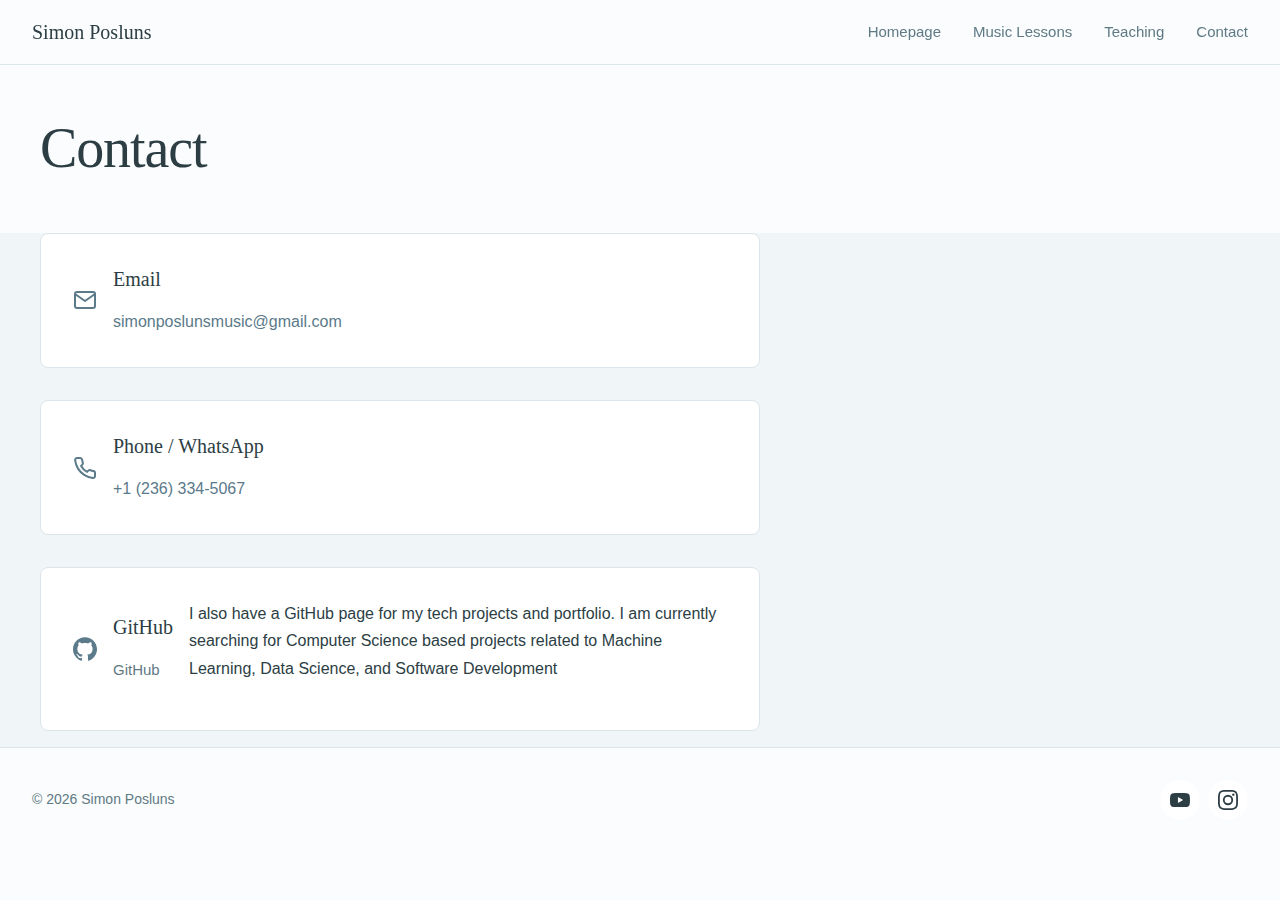
<file: contact.html>
<!DOCTYPE html>
<html lang="en">
<head>
    <meta charset="UTF-8">
    <meta name="viewport" content="width=device-width, initial-scale=1.0">
    <meta name="description" content="Contact Simon Posluns">
    <title>Contact - Simon Posluns</title>
    <link rel="stylesheet" href="tooplate-musician-style.css">
</head>
<body>
    <!-- Header -->
    <header class="header">
        <div class="container header-inner">
            <a href="index.html" class="logo">Simon Posluns</a>
            <button class="nav-toggle" aria-label="Toggle navigation" aria-expanded="false">
                <span></span>
                <span></span>
                <span></span>
            </button>
            <nav class="nav" id="nav">
                <ul class="nav-list">
                    <li><a href="index.html" class="nav-link">Homepage</a></li>
                    <li><a href="music-lessons.html" class="nav-link">Music Lessons</a></li>
                    <li><a href="teaching.html" class="nav-link">Teaching</a></li>
                    <li><a href="contact.html" class="nav-link">Contact</a></li>
                </ul>
            </nav>
        </div>
    </header>

    <!-- Hero Section -->
    <section class="hero" id="hero">
        <div class="container">
            <div class="hero-grid">
                <div class="hero-content">
                    <h1>Contact</h1>
                </div>
            </div>
        </div>
    </section>

    <!-- Contact Information Section -->
    <section class="about" id="contact-info">
        <div class="container">
            <div class="contact-details">
                <div class="contact-item github">
                    <svg width="24" height="24" viewBox="0 0 24 24" fill="none" stroke="currentColor" stroke-width="2" stroke-linecap="round" stroke-linejoin="round">
                        <path d="M4 4h16c1.1 0 2 .9 2 2v12c0 1.1-.9 2-2 2H4c-1.1 0-2-.9-2-2V6c0-1.1.9-2 2-2z"></path>
                        <polyline points="22,6 12,13 2,6"></polyline>
                    </svg>
                    <div>
                        <h3>Email</h3>
                        <a href="mailto:simonposlunsmusic@gmail.com">simonposlunsmusic@gmail.com</a>
                    </div>
                </div>
                <div class="contact-item github">
                    <svg width="24" height="24" viewBox="0 0 24 24" fill="none" stroke="currentColor" stroke-width="2" stroke-linecap="round" stroke-linejoin="round">
                        <path d="M22 16.92v3a2 2 0 0 1-2.18 2 19.79 19.79 0 0 1-8.63-3.07 19.5 19.5 0 0 1-6-6 19.79 19.79 0 0 1-3.07-8.67A2 2 0 0 1 4.11 2h3a2 2 0 0 1 2 1.72 12.84 12.84 0 0 0 .7 2.81 2 2 0 0 1-.45 2.11L8.09 9.91a16 16 0 0 0 6 6l1.27-1.27a2 2 0 0 1 2.11-.45 12.84 12.84 0 0 0 2.81.7A2 2 0 0 1 22 16.92z"></path>
                    </svg>
                    <div>
                        <h3>Phone / WhatsApp</h3>
                        <a href="tel:+12363345067">+1 (236) 334-5067</a>
                    </div>
                </div>
                <div class="contact-item github">
                    <svg
                    width="24"
                    height="24"
                    viewBox="0 0 24 24"
                    fill="currentColor"
                    aria-hidden="true"
                    >
                    <path d="M12 0.297c-6.63 0-12 5.373-12 12 0 5.303 3.438 9.8 8.205 11.385 0.6 0.113 0.82-0.258 0.82-0.577 0-0.285-0.01-1.04-0.015-2.04-3.338 0.724-4.042-1.61-4.042-1.61-0.546-1.387-1.333-1.757-1.333-1.757-1.09-0.745 0.082-0.73 0.082-0.73 1.205 0.085 1.84 1.237 1.84 1.237 1.07 1.835 2.809 1.305 3.495 0.998 0.108-0.776 0.418-1.305 0.762-1.605-2.665-0.3-5.466-1.332-5.466-5.93 0-1.31 0.468-2.38 1.235-3.22-0.135-0.303-0.54-1.523 0.105-3.176 0 0 1.005-0.322 3.3 1.23 0.96-0.267 1.98-0.399 3-0.405 1.02 0.006 2.04 0.138 3 0.405 2.28-1.552 3.285-1.23 3.285-1.23 0.645 1.653 0.24 2.873 0.12 3.176 0.765 0.84 1.23 1.91 1.23 3.22 0 4.61-2.805 5.625-5.475 5.92 0.435 0.375 0.825 1.11 0.825 2.235 0 1.61-0.015 2.905-0.015 3.295 0 0.315 0.21 0.69 0.825 0.57C20.565 22.092 24 17.592 24 12.297c0-6.627-5.373-12-12-12"/>
                    </svg>
                    <div>
                        <h3>GitHub</h3>
                        <a href="https://github.com/simonp221" class="nav-link" target="_blank" rel="noopener noreferrer">GitHub</a>
                    </div>
                    <p>I also have a GitHub page for my tech projects and portfolio. I am currently searching for Computer Science based projects related to Machine Learning, Data Science, and Software Development</p>
                </div>
            </div>
        </div>
    </section>

    <!-- Footer -->
    <footer class="footer">
        <div class="container footer-content">
            <p class="footer-copyright">© 2026 Simon Posluns</p>
            <div class="social-links">
                                <a href="https://www.youtube.com/@simonposlunsmusic"
                                class="social-link"
                                aria-label="YouTube"
                                target="_blank"
                                rel="noopener noreferrer">
                                    <svg width="20" height="20" viewBox="0 0 24 24" fill="currentColor">
                                        <path d="M23.498 6.186a3.016 3.016 0 0 0-2.122-2.136C19.505 3.545 12 3.545 12 3.545s-7.505 0-9.377.505A3.017 3.017 0 0 0 .502 6.186C0 8.07 0 12 0 12s0 3.93.502 5.814a3.016 3.016 0 0 0 2.122 2.136c1.871.505 9.376.505 9.376.505s7.505 0 9.377-.505a3.015 3.015 0 0 0 2.122-2.136C24 15.93 24 12 24 12s0-3.93-.502-5.814zM9.545 15.568V8.432L15.818 12l-6.273 3.568z"/>
                                    </svg>
                                </a>

                                <a href="https://www.instagram.com/simonposlunsmusic"
                                class="social-link"
                                aria-label="Instagram"
                                target="_blank"
                                rel="noopener noreferrer">
                                    <svg width="20" height="20" viewBox="0 0 24 24" fill="currentColor">
                                        <path d="M12 2.163c3.204 0 3.584.012 4.85.07 3.252.148 4.771 1.691 4.919 4.919.058 1.265.069 1.645.069 4.849 0 3.205-.012 3.584-.069 4.849-.149 3.225-1.664 4.771-4.919 4.919-1.266.058-1.644.07-4.85.07-3.204 0-3.584-.012-4.849-.07-3.26-.149-4.771-1.699-4.919-4.92-.058-1.265-.07-1.644-.07-4.849 0-3.204.013-3.583.07-4.849.149-3.227 1.664-4.771 4.919-4.919 1.266-.057 1.645-.069 4.849-.069zM12 0C8.741 0 8.333.014 7.053.072 2.695.272.273 2.69.073 7.052.014 8.333 0 8.741 0 12c0 3.259.014 3.668.072 4.948.2 4.358 2.618 6.78 6.98 6.98C8.333 23.986 8.741 24 12 24c3.259 0 3.668-.014 4.948-.072 4.354-.2 6.782-2.618 6.979-6.98.059-1.28.073-1.689.073-4.948 0-3.259-.014-3.667-.072-4.947-.196-4.354-2.617-6.78-6.979-6.98C15.668.014 15.259 0 12 0zm0 5.838a6.162 6.162 0 1 0 0 12.324 6.162 6.162 0 0 0 0-12.324zM12 16a4 4 0 1 1 0-8 4 4 0 0 1 0 8zm6.406-11.845a1.44 1.44 0 1 0 0 2.881 1.44 1.44 0 0 0 0-2.881z"/>
                                    </svg>
                                </a>
                            </div>
    </footer>

    <script src="tooplate-musician-script.js"></script>
</body>
</html>
</file>
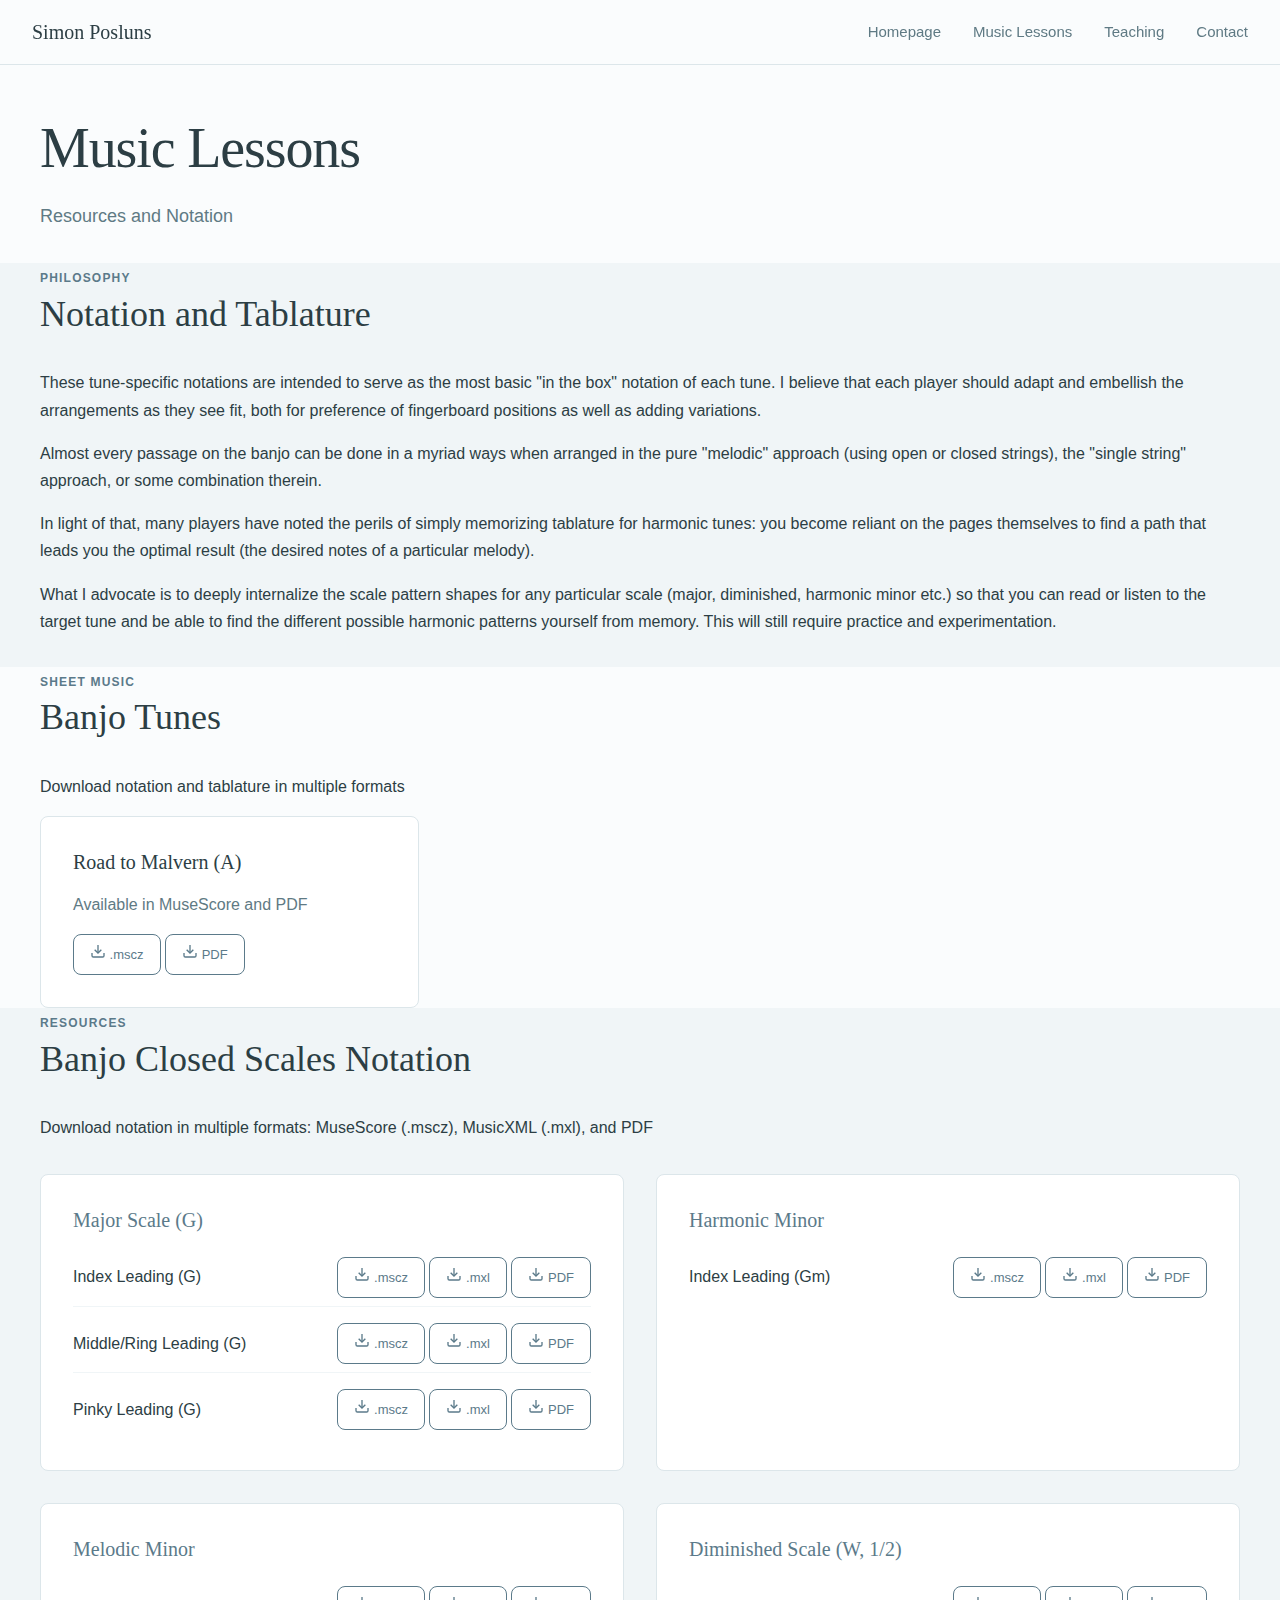
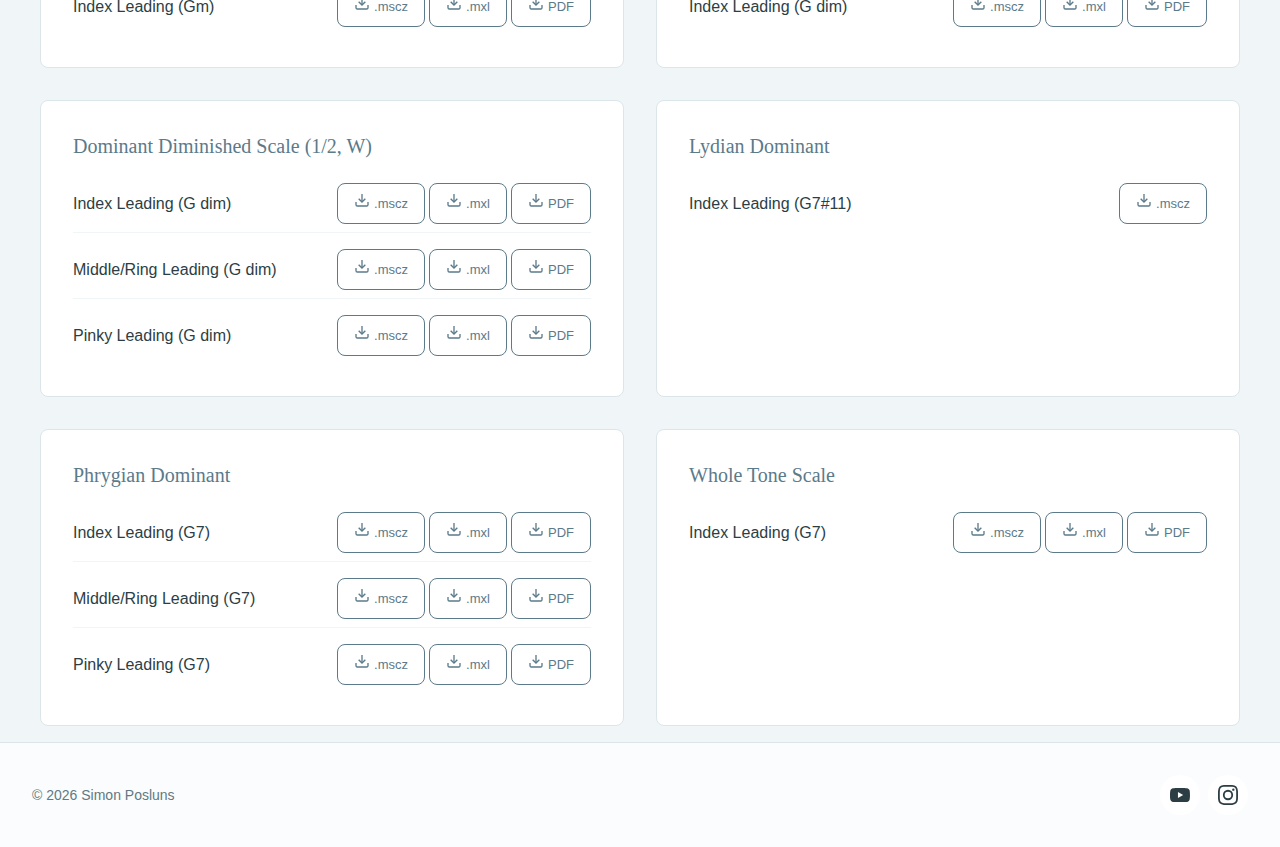
<file: music-lessons.html>
<!DOCTYPE html>
<html lang="en">
<head>
    <meta charset="UTF-8">
    <meta name="viewport" content="width=device-width, initial-scale=1.0">
    <meta name="description" content="Music lessons with Simon Posluns">
    <title>Music Lessons - Simon Posluns</title>
    <link rel="stylesheet" href="tooplate-musician-style.css">
</head>
<body>
    <!-- Header -->
    <header class="header">
        <div class="container header-inner">
            <a href="index.html" class="logo">Simon Posluns</a>
            <button class="nav-toggle" aria-label="Toggle navigation" aria-expanded="false">
                <span></span>
                <span></span>
                <span></span>
            </button>
            <nav class="nav" id="nav">
                <ul class="nav-list">
                    <li><a href="index.html" class="nav-link">Homepage</a></li>
                    <li><a href="music-lessons.html" class="nav-link">Music Lessons</a></li>
                    <li><a href="teaching.html" class="nav-link">Teaching</a></li>
                    <li><a href="contact.html" class="nav-link">Contact</a></li>
                </ul>
            </nav>
        </div>
    </header>

    <!-- Hero Section -->
    <section class="hero" id="hero">
        <div class="container">
            <div class="hero-grid">
                <div class="hero-content">
                    <h1>Music Lessons</h1>
                    <p class="hero-description">Resources and Notation</p>
                </div>
            </div>
        </div>
    </section>

    <!-- Philosophy Section -->
    <section class="about" id="philosophy">
        <div class="container">
            <span class="section-label">Philosophy</span>
            <h2>Notation and Tablature</h2>
            <p>These tune-specific notations are intended to serve as the most basic "in the box" notation of each tune. I believe that each player should adapt and embellish the arrangements as they see fit, both for preference of fingerboard positions as well as adding variations.</p>
            
            <p>Almost every passage on the banjo can be done in a myriad ways when arranged in the pure "melodic" approach (using open or closed strings), the "single string" approach, or some combination therein.</p>
            
            <!-- <p><strong>Example:</strong><br>
            G A B C D C B A G</p>
            -->

            <p>In light of that, many players have noted the perils of simply memorizing tablature for harmonic tunes: you become reliant on the pages themselves to find a path that leads you the optimal result (the desired notes of a particular melody).</p>
            
            <p>What I advocate is to deeply internalize the scale pattern shapes for any particular scale (major, diminished, harmonic minor etc.) so that you can read or listen to the target tune and be able to find the different possible harmonic patterns yourself from memory. This will still require practice and experimentation.</p>
        </div>
    </section>

    <!-- Banjo Tunes Section -->
    <section class="services" id="banjo-tunes">
        <div class="container">
            <span class="section-label">Sheet Music</span>
            <h2>Banjo Tunes</h2>
            <p>Download notation and tablature in multiple formats</p>
            
            <div class="services-grid">
                <!-- Road to Malvern -->
                <article class="service-card">
                    <h3>Road to Malvern (A)</h3>
                    <p>Available in MuseScore and PDF</p>
                    <div class="tune-downloads">
                        <a href="music-tunes/road_to_malvern/Road-to-Malvern-A-Notation-Tab.mscz" class="btn-small" download>
                            <svg width="16" height="16" viewBox="0 0 24 24" fill="none" stroke="currentColor" stroke-width="2">
                                <path d="M21 15v4a2 2 0 0 1-2 2H5a2 2 0 0 1-2-2v-4"></path>
                                <polyline points="7 10 12 15 17 10"></polyline>
                                <line x1="12" y1="15" x2="12" y2="3"></line>
                            </svg>
                            .mscz
                        </a>       
                        <a href="music-tunes/road_to_malvern/Road-to-Malvern-A-Notation-Tab.pdf" class="btn-small" download>
                            <svg width="16" height="16" viewBox="0 0 24 24" fill="none" stroke="currentColor" stroke-width="2">
                                <path d="M21 15v4a2 2 0 0 1-2 2H5a2 2 0 0 1-2-2v-4"></path>
                                <polyline points="7 10 12 15 17 10"></polyline>
                                <line x1="12" y1="15" x2="12" y2="3"></line>
                            </svg>
                            PDF
                        </a>
                    </div>
                </article>
            </div>
        </div>
    </section>

   
     <!-- Banjo Notation Section -->
    <section class="about" id="banjo-notation">
        <div class="container">
            <span class="section-label">Resources</span>
            <h2>Banjo Closed Scales Notation</h2>
            <p>Download notation in multiple formats: MuseScore (.mscz), MusicXML (.mxl), and PDF</p>
            
            <div class="notation-grid">
                <!-- Major Scale -->
                <div class="notation-category">
                    <h3>Major Scale (G)</h3>
                    <ul class="notation-list">
                        <li>
                            <span>Index Leading (G)</span>
                            <div class="tune-downloads">
                                <a href="music-notation/Banjo-Closed-Scales-Major-Scale-G/Banjo-Closed-Scales-Major-1.-Index-Leading-G.mscz" class="btn-small" download>
                                    <svg width="16" height="16" viewBox="0 0 24 24" fill="none" stroke="currentColor" stroke-width="2">
                                        <path d="M21 15v4a2 2 0 0 1-2 2H5a2 2 0 0 1-2-2v-4"></path>
                                        <polyline points="7 10 12 15 17 10"></polyline>
                                        <line x1="12" y1="15" x2="12" y2="3"></line>
                                    </svg>
                                    .mscz
                                </a>
                                <a href="music-notation/Banjo-Closed-Scales-Major-Scale-G/Banjo-Closed-Scales-Major-1.-Index-Leading-G.mxl" class="btn-small" download>
                                    <svg width="16" height="16" viewBox="0 0 24 24" fill="none" stroke="currentColor" stroke-width="2">
                                        <path d="M21 15v4a2 2 0 0 1-2 2H5a2 2 0 0 1-2-2v-4"></path>
                                        <polyline points="7 10 12 15 17 10"></polyline>
                                        <line x1="12" y1="15" x2="12" y2="3"></line>
                                    </svg>
                                    .mxl
                                </a>
                                <a href="music-notation/Banjo-Closed-Scales-Major-Scale-G/Banjo-Closed-Scales-Major-1.-Index-Leading-G.pdf" class="btn-small" download>
                                    <svg width="16" height="16" viewBox="0 0 24 24" fill="none" stroke="currentColor" stroke-width="2">
                                        <path d="M21 15v4a2 2 0 0 1-2 2H5a2 2 0 0 1-2-2v-4"></path>
                                        <polyline points="7 10 12 15 17 10"></polyline>
                                        <line x1="12" y1="15" x2="12" y2="3"></line>
                                    </svg>
                                    PDF
                                </a>
                            </div>
                        </li>
                        <li>
                            <span>Middle/Ring Leading (G)</span>
                            <div class="tune-downloads">
                                <a href="music-notation/Banjo-Closed-Scales-Major-Scale-G/Banjo-Closed-Scales-Major-2.-Middle:Ring-Leading-G.mscz" class="btn-small" download>
                                    <svg width="16" height="16" viewBox="0 0 24 24" fill="none" stroke="currentColor" stroke-width="2">
                                        <path d="M21 15v4a2 2 0 0 1-2 2H5a2 2 0 0 1-2-2v-4"></path>
                                        <polyline points="7 10 12 15 17 10"></polyline>
                                        <line x1="12" y1="15" x2="12" y2="3"></line>
                                    </svg>
                                    .mscz
                                </a>
                                <a href="music-notation/Banjo-Closed-Scales-Major-Scale-G/Banjo-Closed-Scales-Major-2.-Middle:Ring-Leading-G.mxl" class="btn-small" download>
                                    <svg width="16" height="16" viewBox="0 0 24 24" fill="none" stroke="currentColor" stroke-width="2">
                                        <path d="M21 15v4a2 2 0 0 1-2 2H5a2 2 0 0 1-2-2v-4"></path>
                                        <polyline points="7 10 12 15 17 10"></polyline>
                                        <line x1="12" y1="15" x2="12" y2="3"></line>
                                    </svg>
                                    .mxl
                                </a>
                                <a href="music-notation/Banjo-Closed-Scales-Major-Scale-G/Banjo-Closed-Scales-Major-2.-Middle:Ring-Leading-G.pdf" class="btn-small" download>
                                    <svg width="16" height="16" viewBox="0 0 24 24" fill="none" stroke="currentColor" stroke-width="2">
                                        <path d="M21 15v4a2 2 0 0 1-2 2H5a2 2 0 0 1-2-2v-4"></path>
                                        <polyline points="7 10 12 15 17 10"></polyline>
                                        <line x1="12" y1="15" x2="12" y2="3"></line>
                                    </svg>
                                    PDF
                                </a>
                            </div>
                        </li>
                        <li>
                            <span>Pinky Leading (G)</span>
                            <div class="tune-downloads">
                                <a href="music-notation/Banjo-Closed-Scales-Major-Scale-G/Banjo-Closed-Scales-Major-3.-Pinky-Leading-G.mscz" class="btn-small" download>
                                    <svg width="16" height="16" viewBox="0 0 24 24" fill="none" stroke="currentColor" stroke-width="2">
                                        <path d="M21 15v4a2 2 0 0 1-2 2H5a2 2 0 0 1-2-2v-4"></path>
                                        <polyline points="7 10 12 15 17 10"></polyline>
                                        <line x1="12" y1="15" x2="12" y2="3"></line>
                                    </svg>
                                    .mscz
                                </a>
                                <a href="music-notation/Banjo-Closed-Scales-Major-Scale-G/Banjo-Closed-Scales-Major-3.-Pinky-Leading-G.mxl" class="btn-small" download>
                                    <svg width="16" height="16" viewBox="0 0 24 24" fill="none" stroke="currentColor" stroke-width="2">
                                        <path d="M21 15v4a2 2 0 0 1-2 2H5a2 2 0 0 1-2-2v-4"></path>
                                        <polyline points="7 10 12 15 17 10"></polyline>
                                        <line x1="12" y1="15" x2="12" y2="3"></line>
                                    </svg>
                                    .mxl
                                </a>
                                <a href="music-notation/Banjo-Closed-Scales-Major-Scale-G/Banjo-Closed-Scales-Major-3.-Pinky-Leading-G.pdf" class="btn-small" download>
                                    <svg width="16" height="16" viewBox="0 0 24 24" fill="none" stroke="currentColor" stroke-width="2">
                                        <path d="M21 15v4a2 2 0 0 1-2 2H5a2 2 0 0 1-2-2v-4"></path>
                                        <polyline points="7 10 12 15 17 10"></polyline>
                                        <line x1="12" y1="15" x2="12" y2="3"></line>
                                    </svg>
                                    PDF
                                </a>
                            </div>
                        </li>
                    </ul>
                </div>

                <!-- Harmonic Minor -->
                <div class="notation-category">
                    <h3>Harmonic Minor</h3>
                    <ul class="notation-list">
                        <li>
                            <span>Index Leading (Gm)</span>
                            <div class="tune-downloads">
                                <a href="music-notation/Banjo-Closed-Scales-Harmonic-Minor-Gm/Banjo-Closed-Scales-Harmonic-Minor-1.-Index-Leading-Gm.mscz" class="btn-small" download>
                                    <svg width="16" height="16" viewBox="0 0 24 24" fill="none" stroke="currentColor" stroke-width="2">
                                        <path d="M21 15v4a2 2 0 0 1-2 2H5a2 2 0 0 1-2-2v-4"></path>
                                        <polyline points="7 10 12 15 17 10"></polyline>
                                        <line x1="12" y1="15" x2="12" y2="3"></line>
                                    </svg>
                                    .mscz
                                </a>
                                <a href="music-notation/Banjo-Closed-Scales-Harmonic-Minor-Gm/Banjo-Closed-Scales-Harmonic-Minor-1.-Index-Leading-Gm.mxl" class="btn-small" download>
                                    <svg width="16" height="16" viewBox="0 0 24 24" fill="none" stroke="currentColor" stroke-width="2">
                                        <path d="M21 15v4a2 2 0 0 1-2 2H5a2 2 0 0 1-2-2v-4"></path>
                                        <polyline points="7 10 12 15 17 10"></polyline>
                                        <line x1="12" y1="15" x2="12" y2="3"></line>
                                    </svg>
                                    .mxl
                                </a>
                                <a href="music-notation/Banjo-Closed-Scales-Harmonic-Minor-Gm/Banjo-Closed-Scales-Harmonic-Minor-1.-Index-Leading-Gm.pdf" class="btn-small" download>
                                    <svg width="16" height="16" viewBox="0 0 24 24" fill="none" stroke="currentColor" stroke-width="2">
                                        <path d="M21 15v4a2 2 0 0 1-2 2H5a2 2 0 0 1-2-2v-4"></path>
                                        <polyline points="7 10 12 15 17 10"></polyline>
                                        <line x1="12" y1="15" x2="12" y2="3"></line>
                                    </svg>
                                    PDF
                                </a>
                            </div>
                        </li>
                    </ul>
                </div>

                <!-- Melodic Minor -->
                <div class="notation-category">
                    <h3>Melodic Minor</h3>
                    <ul class="notation-list">
                        <li>
                            <span>Index Leading (Gm)</span>
                            <div class="tune-downloads">
                                <a href="music-notation/Banjo-Closed-Scales-Melodic-Minor/Banjo-Closed-Scales-Melodic-Minor-1.-Index-Leading-Gm.mscz" class="btn-small" download>
                                    <svg width="16" height="16" viewBox="0 0 24 24" fill="none" stroke="currentColor" stroke-width="2">
                                        <path d="M21 15v4a2 2 0 0 1-2 2H5a2 2 0 0 1-2-2v-4"></path>
                                        <polyline points="7 10 12 15 17 10"></polyline>
                                        <line x1="12" y1="15" x2="12" y2="3"></line>
                                    </svg>
                                    .mscz
                                </a>
                                <a href="music-notation/Banjo-Closed-Scales-Melodic-Minor/Banjo-Closed-Scales-Melodic-Minor-1.-Index-Leading-Gm.mxl" class="btn-small" download>
                                    <svg width="16" height="16" viewBox="0 0 24 24" fill="none" stroke="currentColor" stroke-width="2">
                                        <path d="M21 15v4a2 2 0 0 1-2 2H5a2 2 0 0 1-2-2v-4"></path>
                                        <polyline points="7 10 12 15 17 10"></polyline>
                                        <line x1="12" y1="15" x2="12" y2="3"></line>
                                    </svg>
                                    .mxl
                                </a>
                                <a href="music-notation/Banjo-Closed-Scales-Melodic-Minor/Banjo-Closed-Scales-Melodic-Minor-1.-Index-Leading-Gm.pdf" class="btn-small" download>
                                    <svg width="16" height="16" viewBox="0 0 24 24" fill="none" stroke="currentColor" stroke-width="2">
                                        <path d="M21 15v4a2 2 0 0 1-2 2H5a2 2 0 0 1-2-2v-4"></path>
                                        <polyline points="7 10 12 15 17 10"></polyline>
                                        <line x1="12" y1="15" x2="12" y2="3"></line>
                                    </svg>
                                    PDF
                                </a>
                            </div>
                        </li>
                    </ul>
                </div>

                <!-- Diminished Scale -->
                <div class="notation-category">
                    <h3>Diminished Scale (W, 1/2)</h3>
                    <ul class="notation-list">
                        <li>
                            <span>Index Leading (G dim)</span>
                            <div class="tune-downloads">
                                <a href="music-notation/Banjo-Closed-Scales-Diminshed-Scale-W,-1:2/Banjo-Closed-Scales-Diminshed-Scale-1.-Index-Leading-G-dim.mscz" class="btn-small" download>
                                    <svg width="16" height="16" viewBox="0 0 24 24" fill="none" stroke="currentColor" stroke-width="2">
                                        <path d="M21 15v4a2 2 0 0 1-2 2H5a2 2 0 0 1-2-2v-4"></path>
                                        <polyline points="7 10 12 15 17 10"></polyline>
                                        <line x1="12" y1="15" x2="12" y2="3"></line>
                                    </svg>
                                    .mscz
                                </a>
                                <a href="music-notation/Banjo-Closed-Scales-Diminshed-Scale-W,-1:2/Banjo-Closed-Scales-Diminshed-Scale-1.-Index-Leading-G-dim.mxl" class="btn-small" download>
                                    <svg width="16" height="16" viewBox="0 0 24 24" fill="none" stroke="currentColor" stroke-width="2">
                                        <path d="M21 15v4a2 2 0 0 1-2 2H5a2 2 0 0 1-2-2v-4"></path>
                                        <polyline points="7 10 12 15 17 10"></polyline>
                                        <line x1="12" y1="15" x2="12" y2="3"></line>
                                    </svg>
                                    .mxl
                                </a>
                                <a href="music-notation/Banjo-Closed-Scales-Diminshed-Scale-W,-1:2/Banjo-Closed-Scales-Diminshed-Scale-1.-Index-Leading-G-dim.pdf" class="btn-small" download>
                                    <svg width="16" height="16" viewBox="0 0 24 24" fill="none" stroke="currentColor" stroke-width="2">
                                        <path d="M21 15v4a2 2 0 0 1-2 2H5a2 2 0 0 1-2-2v-4"></path>
                                        <polyline points="7 10 12 15 17 10"></polyline>
                                        <line x1="12" y1="15" x2="12" y2="3"></line>
                                    </svg>
                                    PDF
                                </a>
                            </div>
                        </li>
                    </ul>
                </div>

                <!-- Dominant Diminished Scale -->
                <div class="notation-category">
                    <h3>Dominant Diminished Scale (1/2, W)</h3>
                    <ul class="notation-list">
                        <li>
                            <span>Index Leading (G dim)</span>
                            <div class="tune-downloads">
                                <a href="music-notation/Banjo-Closed-Scales-Dominant-Diminshed-Scale-1:2,-W/Banjo-Closed-Scales-Dominant-Diminshed-Scale-1.-Index-Leading-G-dim.mscz" class="btn-small" download>
                                    <svg width="16" height="16" viewBox="0 0 24 24" fill="none" stroke="currentColor" stroke-width="2">
                                        <path d="M21 15v4a2 2 0 0 1-2 2H5a2 2 0 0 1-2-2v-4"></path>
                                        <polyline points="7 10 12 15 17 10"></polyline>
                                        <line x1="12" y1="15" x2="12" y2="3"></line>
                                    </svg>
                                    .mscz
                                </a>
                                <a href="music-notation/Banjo-Closed-Scales-Dominant-Diminshed-Scale-1:2,-W/Banjo-Closed-Scales-Dominant-Diminshed-Scale-1.-Index-Leading-G-dim.mxl" class="btn-small" download>
                                    <svg width="16" height="16" viewBox="0 0 24 24" fill="none" stroke="currentColor" stroke-width="2">
                                        <path d="M21 15v4a2 2 0 0 1-2 2H5a2 2 0 0 1-2-2v-4"></path>
                                        <polyline points="7 10 12 15 17 10"></polyline>
                                        <line x1="12" y1="15" x2="12" y2="3"></line>
                                    </svg>
                                    .mxl
                                </a>
                                <a href="music-notation/Banjo-Closed-Scales-Dominant-Diminshed-Scale-1:2,-W/Banjo-Closed-Scales-Dominant-Diminshed-Scale-1.-Index-Leading-G-dim.pdf" class="btn-small" download>
                                    <svg width="16" height="16" viewBox="0 0 24 24" fill="none" stroke="currentColor" stroke-width="2">
                                        <path d="M21 15v4a2 2 0 0 1-2 2H5a2 2 0 0 1-2-2v-4"></path>
                                        <polyline points="7 10 12 15 17 10"></polyline>
                                        <line x1="12" y1="15" x2="12" y2="3"></line>
                                    </svg>
                                    PDF
                                </a>
                            </div>
                        </li>
                        <li>
                            <span>Middle/Ring Leading (G dim)</span>
                            <div class="tune-downloads">
                                <a href="music-notation/Banjo-Closed-Scales-Dominant-Diminshed-Scale-1:2,-W/Banjo-Closed-Scales-Dominant-Diminshed-Scale-2.-Middle:Ring-Leading-G-dim.mscz" class="btn-small" download>
                                    <svg width="16" height="16" viewBox="0 0 24 24" fill="none" stroke="currentColor" stroke-width="2">
                                        <path d="M21 15v4a2 2 0 0 1-2 2H5a2 2 0 0 1-2-2v-4"></path>
                                        <polyline points="7 10 12 15 17 10"></polyline>
                                        <line x1="12" y1="15" x2="12" y2="3"></line>
                                    </svg>
                                    .mscz
                                </a>
                                <a href="music-notation/Banjo-Closed-Scales-Dominant-Diminshed-Scale-1:2,-W/Banjo-Closed-Scales-Dominant-Diminshed-Scale-2.-Middle:Ring-Leading-G-dim.mxl" class="btn-small" download>
                                    <svg width="16" height="16" viewBox="0 0 24 24" fill="none" stroke="currentColor" stroke-width="2">
                                        <path d="M21 15v4a2 2 0 0 1-2 2H5a2 2 0 0 1-2-2v-4"></path>
                                        <polyline points="7 10 12 15 17 10"></polyline>
                                        <line x1="12" y1="15" x2="12" y2="3"></line>
                                    </svg>
                                    .mxl
                                </a>
                                <a href="music-notation/Banjo-Closed-Scales-Dominant-Diminshed-Scale-1:2,-W/Banjo-Closed-Scales-Dominant-Diminshed-Scale-2.-Middle:Ring-Leading-G-dim.pdf" class="btn-small" download>
                                    <svg width="16" height="16" viewBox="0 0 24 24" fill="none" stroke="currentColor" stroke-width="2">
                                        <path d="M21 15v4a2 2 0 0 1-2 2H5a2 2 0 0 1-2-2v-4"></path>
                                        <polyline points="7 10 12 15 17 10"></polyline>
                                        <line x1="12" y1="15" x2="12" y2="3"></line>
                                    </svg>
                                    PDF
                                </a>
                            </div>
                        </li>
                        <li>
                            <span>Pinky Leading (G dim)</span>
                            <div class="tune-downloads">
                                <a href="music-notation/Banjo-Closed-Scales-Dominant-Diminshed-Scale-1:2,-W/Banjo-Closed-Scales-Dominant-Diminshed-Scale-3.-Pinky-Leading-G-dim.mscz" class="btn-small" download>
                                    <svg width="16" height="16" viewBox="0 0 24 24" fill="none" stroke="currentColor" stroke-width="2">
                                        <path d="M21 15v4a2 2 0 0 1-2 2H5a2 2 0 0 1-2-2v-4"></path>
                                        <polyline points="7 10 12 15 17 10"></polyline>
                                        <line x1="12" y1="15" x2="12" y2="3"></line>
                                    </svg>
                                    .mscz
                                </a>
                                <a href="music-notation/Banjo-Closed-Scales-Dominant-Diminshed-Scale-1:2,-W/Banjo-Closed-Scales-Dominant-Diminshed-Scale-3.-Pinky-Leading-G-dim.mxl" class="btn-small" download>
                                    <svg width="16" height="16" viewBox="0 0 24 24" fill="none" stroke="currentColor" stroke-width="2">
                                        <path d="M21 15v4a2 2 0 0 1-2 2H5a2 2 0 0 1-2-2v-4"></path>
                                        <polyline points="7 10 12 15 17 10"></polyline>
                                        <line x1="12" y1="15" x2="12" y2="3"></line>
                                    </svg>
                                    .mxl
                                </a>
                                <a href="music-notation/Banjo-Closed-Scales-Dominant-Diminshed-Scale-1:2,-W/Banjo-Closed-Scales-Dominant-Diminshed-Scale-3.-Pinky-Leading-G-dim.pdf" class="btn-small" download>
                                    <svg width="16" height="16" viewBox="0 0 24 24" fill="none" stroke="currentColor" stroke-width="2">
                                        <path d="M21 15v4a2 2 0 0 1-2 2H5a2 2 0 0 1-2-2v-4"></path>
                                        <polyline points="7 10 12 15 17 10"></polyline>
                                        <line x1="12" y1="15" x2="12" y2="3"></line>
                                    </svg>
                                    PDF
                                </a>
                            </div>
                        </li>
                    </ul>
                </div>

                <!-- Lydian Dominant -->
                <div class="notation-category">
                    <h3>Lydian Dominant</h3>
                    <ul class="notation-list">
                        <li>
                            <span>Index Leading (G7#11)</span>
                            <div class="tune-downloads">
                                <a href="music-notation/Banjo-Closed-Scales-Lydian-Dominant/Banjo-Closed-Scales-Lydian-Dominant-1.-Index-Leading-G7#11.mscz" class="btn-small" download>
                                    <svg width="16" height="16" viewBox="0 0 24 24" fill="none" stroke="currentColor" stroke-width="2">
                                        <path d="M21 15v4a2 2 0 0 1-2 2H5a2 2 0 0 1-2-2v-4"></path>
                                        <polyline points="7 10 12 15 17 10"></polyline>
                                        <line x1="12" y1="15" x2="12" y2="3"></line>
                                    </svg>
                                    .mscz
                                </a>
                            </div>
                        </li>
                    </ul>
                </div>

                <!-- Phrygian Dominant -->
                <div class="notation-category">
                    <h3>Phrygian Dominant</h3>
                    <ul class="notation-list">
                        <li>
                            <span>Index Leading (G7)</span>
                            <div class="tune-downloads">
                                <a href="music-notation/Banjo-Closed-Scales-Phrygian-Dominant/Banjo-Closed-Scales-Phrygian-Dominant-1.-Index-Leading-G7.mscz" class="btn-small" download>
                                    <svg width="16" height="16" viewBox="0 0 24 24" fill="none" stroke="currentColor" stroke-width="2">
                                        <path d="M21 15v4a2 2 0 0 1-2 2H5a2 2 0 0 1-2-2v-4"></path>
                                        <polyline points="7 10 12 15 17 10"></polyline>
                                        <line x1="12" y1="15" x2="12" y2="3"></line>
                                    </svg>
                                    .mscz
                                </a>
                                <a href="music-notation/Banjo-Closed-Scales-Phrygian-Dominant/Banjo-Closed-Scales-Phrygian-Dominant-1.-Index-Leading-G7.mxl" class="btn-small" download>
                                    <svg width="16" height="16" viewBox="0 0 24 24" fill="none" stroke="currentColor" stroke-width="2">
                                        <path d="M21 15v4a2 2 0 0 1-2 2H5a2 2 0 0 1-2-2v-4"></path>
                                        <polyline points="7 10 12 15 17 10"></polyline>
                                        <line x1="12" y1="15" x2="12" y2="3"></line>
                                    </svg>
                                    .mxl
                                </a>
                                <a href="music-notation/Banjo-Closed-Scales-Phrygian-Dominant/Banjo-Closed-Scales-Phrygian-Dominant-1.-Index-Leading-G7.pdf" class="btn-small" download>
                                    <svg width="16" height="16" viewBox="0 0 24 24" fill="none" stroke="currentColor" stroke-width="2">
                                        <path d="M21 15v4a2 2 0 0 1-2 2H5a2 2 0 0 1-2-2v-4"></path>
                                        <polyline points="7 10 12 15 17 10"></polyline>
                                        <line x1="12" y1="15" x2="12" y2="3"></line>
                                    </svg>
                                    PDF
                                </a>
                            </div>
                        </li>
                        <li>
                            <span>Middle/Ring Leading (G7)</span>
                            <div class="tune-downloads">
                                <a href="music-notation/Banjo-Closed-Scales-Phrygian-Dominant/Banjo-Closed-Scales-Phrygian-Dominant-2.-Middle:Ring-Leading-G7.mscz" class="btn-small" download>
                                    <svg width="16" height="16" viewBox="0 0 24 24" fill="none" stroke="currentColor" stroke-width="2">
                                        <path d="M21 15v4a2 2 0 0 1-2 2H5a2 2 0 0 1-2-2v-4"></path>
                                        <polyline points="7 10 12 15 17 10"></polyline>
                                        <line x1="12" y1="15" x2="12" y2="3"></line>
                                    </svg>
                                    .mscz
                                </a>
                                <a href="music-notation/Banjo-Closed-Scales-Phrygian-Dominant/Banjo-Closed-Scales-Phrygian-Dominant-2.-Middle:Ring-Leading-G7.mxl" class="btn-small" download>
                                    <svg width="16" height="16" viewBox="0 0 24 24" fill="none" stroke="currentColor" stroke-width="2">
                                        <path d="M21 15v4a2 2 0 0 1-2 2H5a2 2 0 0 1-2-2v-4"></path>
                                        <polyline points="7 10 12 15 17 10"></polyline>
                                        <line x1="12" y1="15" x2="12" y2="3"></line>
                                    </svg>
                                    .mxl
                                </a>
                                <a href="music-notation/Banjo-Closed-Scales-Phrygian-Dominant/Banjo-Closed-Scales-Phrygian-Dominant-2.-Middle:Ring-Leading-G7.pdf" class="btn-small" download>
                                    <svg width="16" height="16" viewBox="0 0 24 24" fill="none" stroke="currentColor" stroke-width="2">
                                        <path d="M21 15v4a2 2 0 0 1-2 2H5a2 2 0 0 1-2-2v-4"></path>
                                        <polyline points="7 10 12 15 17 10"></polyline>
                                        <line x1="12" y1="15" x2="12" y2="3"></line>
                                    </svg>
                                    PDF
                                </a>
                            </div>
                        </li>
                        <li>
                            <span>Pinky Leading (G7)</span>
                            <div class="tune-downloads">
                                <a href="music-notation/Banjo-Closed-Scales-Phrygian-Dominant/Banjo-Closed-Scales-Phrygian-Dominant-3.-Pinky-Leading-G7.mscz" class="btn-small" download>
                                    <svg width="16" height="16" viewBox="0 0 24 24" fill="none" stroke="currentColor" stroke-width="2">
                                        <path d="M21 15v4a2 2 0 0 1-2 2H5a2 2 0 0 1-2-2v-4"></path>
                                        <polyline points="7 10 12 15 17 10"></polyline>
                                        <line x1="12" y1="15" x2="12" y2="3"></line>
                                    </svg>
                                    .mscz
                                </a>
                                <a href="music-notation/Banjo-Closed-Scales-Phrygian-Dominant/Banjo-Closed-Scales-Phrygian-Dominant-3.-Pinky-Leading-G7.mxl" class="btn-small" download>
                                    <svg width="16" height="16" viewBox="0 0 24 24" fill="none" stroke="currentColor" stroke-width="2">
                                        <path d="M21 15v4a2 2 0 0 1-2 2H5a2 2 0 0 1-2-2v-4"></path>
                                        <polyline points="7 10 12 15 17 10"></polyline>
                                        <line x1="12" y1="15" x2="12" y2="3"></line>
                                    </svg>
                                    .mxl
                                </a>
                                <a href="music-notation/Banjo-Closed-Scales-Phrygian-Dominant/Banjo-Closed-Scales-Phrygian-Dominant-3.-Pinky-Leading-G7.pdf" class="btn-small" download>
                                    <svg width="16" height="16" viewBox="0 0 24 24" fill="none" stroke="currentColor" stroke-width="2">
                                        <path d="M21 15v4a2 2 0 0 1-2 2H5a2 2 0 0 1-2-2v-4"></path>
                                        <polyline points="7 10 12 15 17 10"></polyline>
                                        <line x1="12" y1="15" x2="12" y2="3"></line>
                                    </svg>
                                    PDF
                                </a>
                            </div>
                        </li>
                    </ul>
                </div>

                <!-- Whole Tone Scale -->
                <div class="notation-category">
                    <h3>Whole Tone Scale</h3>
                    <ul class="notation-list">
                        <li>
                            <span>Index Leading (G7)</span>
                            <div class="tune-downloads">
                                <a href="music-notation/Banjo-Closed-Scales-Whole-Tone-Scale/Banjo-Closed-Scales-Whole-Tone-Scale-1.-Index-Leading-G7.mscz" class="btn-small" download>
                                    <svg width="16" height="16" viewBox="0 0 24 24" fill="none" stroke="currentColor" stroke-width="2">
                                        <path d="M21 15v4a2 2 0 0 1-2 2H5a2 2 0 0 1-2-2v-4"></path>
                                        <polyline points="7 10 12 15 17 10"></polyline>
                                        <line x1="12" y1="15" x2="12" y2="3"></line>
                                    </svg>
                                    .mscz
                                </a>
                                <a href="music-notation/Banjo-Closed-Scales-Whole-Tone-Scale/Banjo-Closed-Scales-Whole-Tone-Scale-1.-Index-Leading-G7.mxl" class="btn-small" download>
                                    <svg width="16" height="16" viewBox="0 0 24 24" fill="none" stroke="currentColor" stroke-width="2">
                                        <path d="M21 15v4a2 2 0 0 1-2 2H5a2 2 0 0 1-2-2v-4"></path>
                                        <polyline points="7 10 12 15 17 10"></polyline>
                                        <line x1="12" y1="15" x2="12" y2="3"></line>
                                    </svg>
                                    .mxl
                                </a>
                                <a href="music-notation/Banjo-Closed-Scales-Whole-Tone-Scale/Banjo-Closed-Scales-Whole-Tone-Scale-1.-Index-Leading-G7.pdf" class="btn-small" download>
                                    <svg width="16" height="16" viewBox="0 0 24 24" fill="none" stroke="currentColor" stroke-width="2">
                                        <path d="M21 15v4a2 2 0 0 1-2 2H5a2 2 0 0 1-2-2v-4"></path>
                                        <polyline points="7 10 12 15 17 10"></polyline>
                                        <line x1="12" y1="15" x2="12" y2="3"></line>
                                    </svg>
                                    PDF
                                </a>
                            </div>
                        </li>
                    </ul>
                </div>
            </div>
        </div>
    </section>


    <!-- Footer -->
    <footer class="footer">
        <div class="container footer-content">
            <p class="footer-copyright">© 2026 Simon Posluns</p>
                            <div class="social-links">
                                <a href="https://www.youtube.com/@simonposlunsmusic"
                                class="social-link"
                                aria-label="YouTube"
                                target="_blank"
                                rel="noopener noreferrer">
                                    <svg width="20" height="20" viewBox="0 0 24 24" fill="currentColor">
                                        <path d="M23.498 6.186a3.016 3.016 0 0 0-2.122-2.136C19.505 3.545 12 3.545 12 3.545s-7.505 0-9.377.505A3.017 3.017 0 0 0 .502 6.186C0 8.07 0 12 0 12s0 3.93.502 5.814a3.016 3.016 0 0 0 2.122 2.136c1.871.505 9.376.505 9.376.505s7.505 0 9.377-.505a3.015 3.015 0 0 0 2.122-2.136C24 15.93 24 12 24 12s0-3.93-.502-5.814zM9.545 15.568V8.432L15.818 12l-6.273 3.568z"/>
                                    </svg>
                                </a>

                                <a href="https://www.instagram.com/simonposlunsmusic"
                                class="social-link"
                                aria-label="Instagram"
                                target="_blank"
                                rel="noopener noreferrer">
                                    <svg width="20" height="20" viewBox="0 0 24 24" fill="currentColor">
                                        <path d="M12 2.163c3.204 0 3.584.012 4.85.07 3.252.148 4.771 1.691 4.919 4.919.058 1.265.069 1.645.069 4.849 0 3.205-.012 3.584-.069 4.849-.149 3.225-1.664 4.771-4.919 4.919-1.266.058-1.644.07-4.85.07-3.204 0-3.584-.012-4.849-.07-3.26-.149-4.771-1.699-4.919-4.92-.058-1.265-.07-1.644-.07-4.849 0-3.204.013-3.583.07-4.849.149-3.227 1.664-4.771 4.919-4.919 1.266-.057 1.645-.069 4.849-.069zM12 0C8.741 0 8.333.014 7.053.072 2.695.272.273 2.69.073 7.052.014 8.333 0 8.741 0 12c0 3.259.014 3.668.072 4.948.2 4.358 2.618 6.78 6.98 6.98C8.333 23.986 8.741 24 12 24c3.259 0 3.668-.014 4.948-.072 4.354-.2 6.782-2.618 6.979-6.98.059-1.28.073-1.689.073-4.948 0-3.259-.014-3.667-.072-4.947-.196-4.354-2.617-6.78-6.979-6.98C15.668.014 15.259 0 12 0zm0 5.838a6.162 6.162 0 1 0 0 12.324 6.162 6.162 0 0 0 0-12.324zM12 16a4 4 0 1 1 0-8 4 4 0 0 1 0 8zm6.406-11.845a1.44 1.44 0 1 0 0 2.881 1.44 1.44 0 0 0 0-2.881z"/>
                                    </svg>
                                </a>
                            </div>
    </footer>

    <script src="tooplate-musician-script.js"></script>
</body>
</html>
</file>
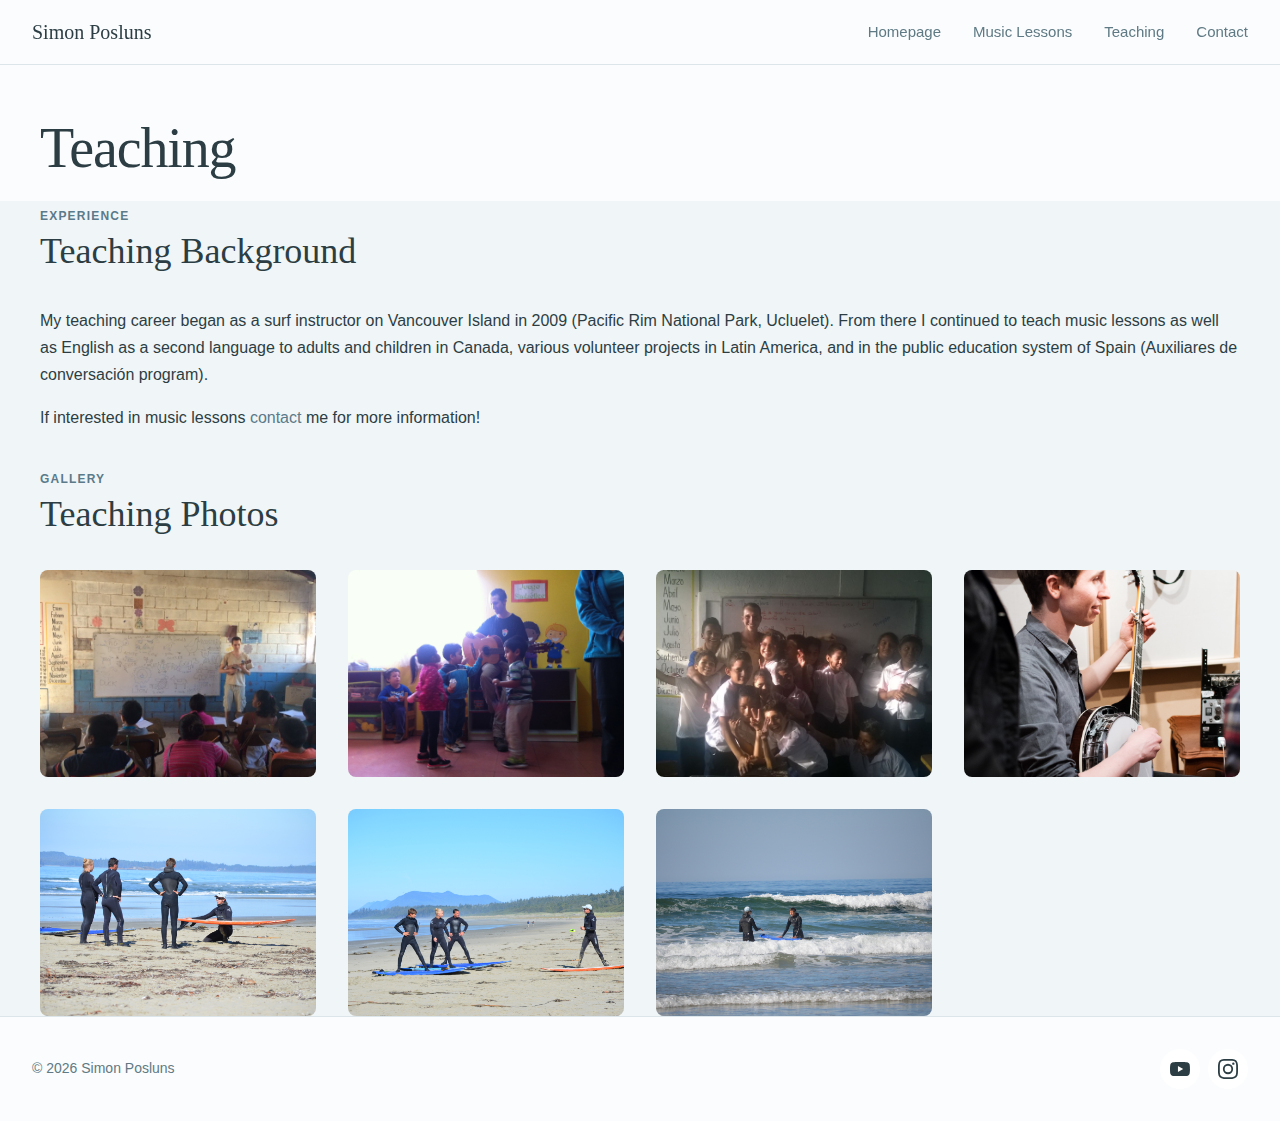
<file: teaching.html>
<!DOCTYPE html>
<html lang="en">
<head>
    <meta charset="UTF-8">
    <meta name="viewport" content="width=device-width, initial-scale=1.0">
    <meta name="description" content="Teaching experience - Simon Posluns">
    <title>Teaching - Simon Posluns</title>
    <link rel="stylesheet" href="tooplate-musician-style.css">
</head>
<body>
    <!-- Header -->
    <header class="header">
        <div class="container header-inner">
            <a href="index.html" class="logo">Simon Posluns</a>
            <button class="nav-toggle" aria-label="Toggle navigation" aria-expanded="false">
                <span></span>
                <span></span>
                <span></span>
            </button>
            <nav class="nav" id="nav">
                <ul class="nav-list">
                    <li><a href="index.html" class="nav-link">Homepage</a></li>
                    <li><a href="music-lessons.html" class="nav-link">Music Lessons</a></li>
                    <li><a href="teaching.html" class="nav-link">Teaching</a></li>
                    <li><a href="contact.html" class="nav-link">Contact</a></li>
                </ul>
            </nav>
        </div>
    </header>

    <!-- Hero Section -->
    <section class="hero" id="hero">
        <div class="container">
            <div class="hero-grid">
                <div class="hero-content">
                    <h1>Teaching</h1>
                </div>
            </div>
        </div>
    </section>

    <!-- Teaching Experience Section -->
    <section class="about" id="teaching-experience">
        <div class="container">
            <span class="section-label">Experience</span>
            <h2>Teaching Background</h2>
            <p>My teaching career began as a surf instructor on Vancouver Island in 2009 (Pacific Rim National Park, Ucluelet). From there I continued to teach music lessons as well as English as a second language to adults and children in Canada, various volunteer projects in Latin America, and in the public education system of Spain (Auxiliares de conversación program).</p>
            <p>If interested in music lessons <a href="contact.html">contact</a> me for more information! </p>
        </div>
    </section>

    <!-- Teaching Photos Section -->
    <section class="work" id="teaching-photos">
        <div class="container">
            <span class="section-label">Gallery</span>
            <h2>Teaching Photos</h2>
            <div class="gallery-grid">
                <div class="gallery-item" onclick="openLightbox(0)">
                    <img src="images_teaching/teaching1.jpeg" alt="Teaching photo">
                </div>
                <div class="gallery-item" onclick="openLightbox(1)">
                    <img src="images_teaching/teaching2.JPG" alt="Teaching photo">
                </div>
                <div class="gallery-item" onclick="openLightbox(2)">
                    <img src="images_teaching/teaching3.JPG" alt="Teaching photo">
                </div>
                <div class="gallery-item" onclick="openLightbox(3)">
                    <img src="images_teaching/teaching4.jpg" alt="Teaching photo">
                </div>
                <div class="gallery-item" onclick="openLightbox(4)">
                    <img src="images_teaching/surfing1.JPG" alt="Teaching photo">
                </div>
                <div class="gallery-item" onclick="openLightbox(5)">
                    <img src="images_teaching/surfing2.JPG" alt="Teaching photo">
                </div>
                <div class="gallery-item" onclick="openLightbox(6)">
                    <img src="images_teaching/surfing3.JPG" alt="Teaching photo">
                </div>
            </div>
        </div>
    </section>

    <!-- Lightbox Modal -->
    <div id="lightbox" class="lightbox" onclick="closeLightbox()">
        <span class="lightbox-close">&times;</span>
        <span class="lightbox-prev" onclick="event.stopPropagation(); changeImage(-1)">&#10094;</span>
        <span class="lightbox-next" onclick="event.stopPropagation(); changeImage(1)">&#10095;</span>
        <img class="lightbox-content" id="lightbox-img">
    </div>

    <!-- Footer -->
    <footer class="footer">
        <div class="container footer-content">
            <p class="footer-copyright">© 2026 Simon Posluns</p>
             <div class="social-links">
                                <a href="https://www.youtube.com/@simonposlunsmusic"
                                class="social-link"
                                aria-label="YouTube"
                                target="_blank"
                                rel="noopener noreferrer">
                                    <svg width="20" height="20" viewBox="0 0 24 24" fill="currentColor">
                                        <path d="M23.498 6.186a3.016 3.016 0 0 0-2.122-2.136C19.505 3.545 12 3.545 12 3.545s-7.505 0-9.377.505A3.017 3.017 0 0 0 .502 6.186C0 8.07 0 12 0 12s0 3.93.502 5.814a3.016 3.016 0 0 0 2.122 2.136c1.871.505 9.376.505 9.376.505s7.505 0 9.377-.505a3.015 3.015 0 0 0 2.122-2.136C24 15.93 24 12 24 12s0-3.93-.502-5.814zM9.545 15.568V8.432L15.818 12l-6.273 3.568z"/>
                                    </svg>
                                </a>

                                <a href="https://www.instagram.com/simonposlunsmusic"
                                class="social-link"
                                aria-label="Instagram"
                                target="_blank"
                                rel="noopener noreferrer">
                                    <svg width="20" height="20" viewBox="0 0 24 24" fill="currentColor">
                                        <path d="M12 2.163c3.204 0 3.584.012 4.85.07 3.252.148 4.771 1.691 4.919 4.919.058 1.265.069 1.645.069 4.849 0 3.205-.012 3.584-.069 4.849-.149 3.225-1.664 4.771-4.919 4.919-1.266.058-1.644.07-4.85.07-3.204 0-3.584-.012-4.849-.07-3.26-.149-4.771-1.699-4.919-4.92-.058-1.265-.07-1.644-.07-4.849 0-3.204.013-3.583.07-4.849.149-3.227 1.664-4.771 4.919-4.919 1.266-.057 1.645-.069 4.849-.069zM12 0C8.741 0 8.333.014 7.053.072 2.695.272.273 2.69.073 7.052.014 8.333 0 8.741 0 12c0 3.259.014 3.668.072 4.948.2 4.358 2.618 6.78 6.98 6.98C8.333 23.986 8.741 24 12 24c3.259 0 3.668-.014 4.948-.072 4.354-.2 6.782-2.618 6.979-6.98.059-1.28.073-1.689.073-4.948 0-3.259-.014-3.667-.072-4.947-.196-4.354-2.617-6.78-6.979-6.98C15.668.014 15.259 0 12 0zm0 5.838a6.162 6.162 0 1 0 0 12.324 6.162 6.162 0 0 0 0-12.324zM12 16a4 4 0 1 1 0-8 4 4 0 0 1 0 8zm6.406-11.845a1.44 1.44 0 1 0 0 2.881 1.44 1.44 0 0 0 0-2.881z"/>
                                    </svg>
                                </a>
                            </div>
    </footer>

    <script src="tooplate-musician-script.js"></script>
    <script>
        // Lightbox functionality
        const images = [
            'images_teaching/teaching1.jpeg',
            'images_teaching/teaching2.JPG',
            'images_teaching/teaching3.JPG',
            'images_teaching/teaching4.jpg',
            'images_teaching/surfing1.JPG',
            'images_teaching/surfing2.JPG',
            'images_teaching/surfing3.JPG'
        ];
        
        let currentImageIndex = 0;
        
        function openLightbox(index) {
            currentImageIndex = index;
            const lightbox = document.getElementById('lightbox');
            const img = document.getElementById('lightbox-img');
            
            img.src = images[currentImageIndex];
            lightbox.style.display = 'flex';
            document.body.style.overflow = 'hidden';
        }
        
        function closeLightbox() {
            document.getElementById('lightbox').style.display = 'none';
            document.body.style.overflow = 'auto';
        }
        
        function changeImage(direction) {
            currentImageIndex += direction;
            if (currentImageIndex < 0) currentImageIndex = images.length - 1;
            if (currentImageIndex >= images.length) currentImageIndex = 0;
            
            const img = document.getElementById('lightbox-img');
            img.src = images[currentImageIndex];
        }
        
        // Keyboard navigation
        document.addEventListener('keydown', function(e) {
            const lightbox = document.getElementById('lightbox');
            if (lightbox.style.display === 'flex') {
                if (e.key === 'Escape') closeLightbox();
                if (e.key === 'ArrowLeft') changeImage(-1);
                if (e.key === 'ArrowRight') changeImage(1);
            }
        });
    </script>
</body>
</html>
</file>
<file: tooplate-musician-style.css>
@charset "utf-8";
/* CSS Document 

Tooplate 2155 Modern Musician

https://www.tooplate.com/view/2155-modern-musician

*/
:root {
	/* Colors */
	--color-primary: #5b7a8a;
	--color-primary-light: #e8f0f3;
	--color-primary-dark: #3d5561;
	--color-text: #2c3e44;
	--color-text-light: #5f7a84;
	--color-bg: #fafcfd;
	--color-bg-alt: #f0f5f7;
	--color-white: #ffffff;
	--color-border: #dce6ea;

	/* Typography */
	--font-main: -apple-system, BlinkMacSystemFont, "Segoe UI", Roboto, "Helvetica Neue", Arial, sans-serif;
	--font-heading: "Georgia", "Times New Roman", serif;

	/* Spacing */
	--space-xs: 0.5rem;
	--space-sm: 1rem;
	--space-md: 2rem;
	--space-lg: 4rem;
	--space-xl: 6rem;

	/* Layout */
	--max-width: 1400px;
	--border-radius: 8px;
}

/* ===========================================
           Reset & Base Styles
           =========================================== */
*,
*::before,
*::after {
	box-sizing: border-box;
	margin: 0;
	padding: 0;
}

html {
	scroll-behavior: smooth;
}

body {
	font-family: var(--font-main);
	font-size: 1rem;
	line-height: 1.7;
	color: var(--color-text);
	background-color: var(--color-bg);
}

img {
	max-width: 100%;
	height: auto;
	display: block;
}

a {
	color: var(--color-primary);
	text-decoration: none;
	transition: color 0.2s ease;
}

a:hover {
	color: var(--color-primary-dark);
}

/* ===========================================
           Typography
           =========================================== */
h1,
h2,
h3,
h4 {
	font-family: var(--font-heading);
	font-weight: 400;
	line-height: 1.3;
	color: var(--color-text);
}

h1 {
	font-size: clamp(2.5rem, 5vw, 3.5rem);
	letter-spacing: -0.02em;
}

h2 {
	font-size: clamp(1.75rem, 3vw, 2.25rem);
	margin-bottom: var(--space-md);
}

h3 {
	font-size: 1.25rem;
	margin-bottom: var(--space-sm);
}

p {
	margin-bottom: var(--space-sm);
}

/* ===========================================
           Layout Components
           =========================================== */
.container {
	width: 100%;
	max-width: var(--max-width);
	margin: 0 auto;
	padding: 0 var(--space-md);
}

section {
	padding: 0 var(--space-xs);
}

.section-label {
	font-family: var(--font-main);
	font-size: 0.75rem;
	font-weight: 600;
	letter-spacing: 0.1em;
	text-transform: uppercase;
	color: var(--color-primary);
	margin-bottom: var(--space-xs);
}

/* ===========================================
           Buttons
           =========================================== */
.btn {
	display: inline-block;
	padding: 0.875rem 1.75rem;
	font-family: var(--font-main);
	font-size: 0.9375rem;
	font-weight: 500;
	text-align: center;
	border: none;
	border-radius: var(--border-radius);
	cursor: pointer;
	transition: all 0.2s ease;
}

.btn-primary {
	background-color: var(--color-primary);
	color: var(--color-white);
}

.btn-primary:hover {
	background-color: var(--color-primary-dark);
	color: var(--color-white);
}

.btn-secondary {
	background-color: transparent;
	color: var(--color-text);
	border: 1px solid var(--color-border);
}

.btn-secondary:hover {
	background-color: var(--color-bg-alt);
	border-color: var(--color-text-light);
	color: var(--color-text);
}

.btn-group {
	display: flex;
	flex-wrap: wrap;
	gap: var(--space-sm);
}

/* ===========================================
           Header & Navigation
           =========================================== */
.header {
	position: fixed;
	top: 0;
	left: 0;
	right: 0;
	background-color: rgba(250, 252, 253, 0.95);
	backdrop-filter: blur(8px);
	z-index: 100;
	border-bottom: 1px solid var(--color-border);
}

.header-inner {
	display: flex;
	align-items: center;
	justify-content: space-between;
	height: 4rem;
}

.logo {
	font-family: var(--font-heading);
	font-size: 1.25rem;
	color: var(--color-text);
}

.nav-list {
	display: flex;
	gap: var(--space-md);
	list-style: none;
}

.nav-link {
	font-size: 0.9375rem;
	color: var(--color-text-light);
}

.nav-link:hover {
	color: var(--color-text);
}

.nav-toggle {
	display: none;
	background: none;
	border: none;
	cursor: pointer;
	padding: var(--space-xs);
}

.nav-toggle span {
	display: block;
	width: 24px;
	height: 2px;
	background-color: var(--color-text);
	margin: 5px 0;
	transition: 0.2s;
}

/* ===========================================
           Hero Section
           =========================================== */
.hero {
	display: flex;
	align-items: center;
	padding-top: 7rem;
	padding-bottom: 0;
	background-color: var(--color-bg);
}

.hero-grid {
    display: flex;
    flex-direction: column;
    gap: var(--space-lg);
}

.hero-content {
    width: 100%;
    max-width: 100%;
}


.album-showcase {
    max-width: 320px;  /* Smaller size */
    width: 100%;
    align-self: flex-start;  /* Align to the left */
    margin-left: calc(-1 * var(--space-md));  /* Ensure it starts from the left */
}

.hero h1 {
	margin-bottom: var(--space-sm);
}

.hero-description {
	font-size: 1.125rem;
	color: var(--color-text-light);
	margin-bottom: var(--space-md);
	max-width: 100%;
}

.album-cover {
    width: 400px;  /* Smaller artwork */
    height: 400px;
}

.album-cover img {
	width: 100%;
	height: 100%;
	object-fit: cover;
}

.album-reflection {
	position: absolute;
	inset: 0;
	background: linear-gradient(135deg,
			rgba(255, 255, 255, 0.2) 0%,
			rgba(255, 255, 255, 0) 50%);
	pointer-events: none;
}

.audio-visualizer {
	display: flex;
	align-items: flex-end;
	justify-content: center;
	gap: 4px;
	height: 40px;
	padding: var(--space-sm) var(--space-md);
	background-color: var(--color-white);
	border-radius: var(--border-radius);
	border: 1px solid var(--color-border);
}

.audio-visualizer .bar {
	width: 4px;
	background-color: var(--color-primary);
	border-radius: 2px;
	height: 8px;
	transition: height 0.1s ease;
}

.audio-visualizer.playing .bar {
	animation: visualizer 0.5s ease-in-out infinite alternate;
}

.audio-visualizer .bar:nth-child(1) {
	height: 12px;
	animation-delay: 0s;
}

.audio-visualizer .bar:nth-child(2) {
	height: 20px;
	animation-delay: 0.1s;
}

.audio-visualizer .bar:nth-child(3) {
	height: 16px;
	animation-delay: 0.15s;
}

.audio-visualizer .bar:nth-child(4) {
	height: 28px;
	animation-delay: 0.2s;
}

.audio-visualizer .bar:nth-child(5) {
	height: 24px;
	animation-delay: 0.05s;
}

.audio-visualizer .bar:nth-child(6) {
	height: 32px;
	animation-delay: 0.25s;
}

.audio-visualizer .bar:nth-child(7) {
	height: 28px;
	animation-delay: 0.1s;
}

.audio-visualizer .bar:nth-child(8) {
	height: 20px;
	animation-delay: 0.3s;
}

.audio-visualizer .bar:nth-child(9) {
	height: 24px;
	animation-delay: 0.15s;
}

.audio-visualizer .bar:nth-child(10) {
	height: 16px;
	animation-delay: 0.2s;
}

.audio-visualizer .bar:nth-child(11) {
	height: 20px;
	animation-delay: 0.05s;
}

.audio-visualizer .bar:nth-child(12) {
	height: 12px;
	animation-delay: 0.25s;
}

@keyframes visualizer {
	0% {
		transform: scaleY(0.3);
	}

	100% {
		transform: scaleY(1);
	}
}

.album-info-card {
	text-align: center;
}

.album-badge {
	display: inline-block;
	padding: 4px 12px;
	font-size: 0.6875rem;
	font-weight: 600;
	letter-spacing: 0.05em;
	text-transform: uppercase;
	color: var(--color-primary);
	background-color: var(--color-primary-light);
	border-radius: 20px;
	margin-bottom: var(--space-xs);
}

.album-info-card h3 {
	font-family: var(--font-heading);
	font-size: 1.25rem;
	margin-bottom: 4px;
}

.album-info-card p {
	font-size: 0.875rem;
	color: var(--color-text-light);
	margin-bottom: 0;
}

@media (min-width: 900px) {
	.hero-grid {
		grid-template-columns: 1fr 1fr;
		gap: var(--space-xl);
	}

	.album-cover {
		width: 200px;
		height: 200px;
	}
}

/* Track Row Layout */
.track-row {
    display: flex;
    align-items: center;
    gap: var(--space-sm);
    margin-bottom: var(--space-md);
}

/* Adjust audio player for new layout */
.track-row .audio-player {
    flex: 1;
    max-width: 500px;
    margin-bottom: 0;
}

/* Album Artwork */
.album-artwork {
    width: 100px;
    height: 100px;
    border-radius: var(--border-radius);
    overflow: hidden;
    flex-shrink: 0;
    box-shadow: 0 4px 12px rgba(0, 0, 0, 0.15);
}

.album-artwork img {
    width: 100%;
    height: 100%;
    object-fit: cover;
}

/* Remove old hero visual */
.hero-visual {
    display: none;
}

/* Adjust section label spacing */
.hero-content .section-label {
    display: block;
    margin-top: var(--space-md);
    margin-bottom: var(--space-sm);
	max-width: 100%;
}

/* Responsive adjustments */
@media (max-width: 640px) {
    .track-row {
        flex-direction: column;
        align-items: flex-start;
    }
    
    .track-row .audio-player {
        max-width: 100%;
        width: 100%;
    }
    
    .album-artwork {
        width: 80px;
        height: 80px;
    }
}

/* ===========================================
           Audio Player
           =========================================== */
.audio-player {
	display: flex;
	align-items: center;
	gap: 1rem;
	padding: 1rem 2rem;
	background-color: var(--color-white);
	border: 1px solid var(--color-border);
	border-radius: var(--border-radius);
	margin-bottom: var(--space-md);
	max-width: 2000px;
	min-height: 100px;
	user-select: none;
}

.audio-play-btn {
	width: 44px;
	height: 44px;
	min-width: 44px;
	display: flex;
	align-items: center;
	justify-content: center;
	background-color: var(--color-primary);
	color: var(--color-white);
	border: none;
	border-radius: 50%;
	cursor: pointer;
	transition: background-color 0.2s ease, transform 0.1s ease;
}

.audio-play-btn:hover {
	background-color: var(--color-primary-dark);
}

.audio-play-btn:active {
	transform: scale(0.95);
}

.audio-info {
	flex: 1;
	min-width: 0;
}

.audio-track-row {
	display: flex;
	align-items: flex-start;
	justify-content: space-between;
	gap: var(--space-sm);
	margin-bottom: 8px;
}

.audio-track-info {
	display: flex;
	flex-direction: column;
}

.audio-title {
	font-size: 0.9375rem;
	font-weight: 600;
	color: var(--color-text);
	white-space: normal;
	line-height: 1.4; 
}

.audio-artist {
	font-size: 0.75rem;
	color: var(--color-text-light);
}

.audio-progress-wrap {
	display: flex;
	flex-direction: column;
	gap: 6px;
}

.audio-progress-bar {
	position: relative;
	height: 6px;
	cursor: pointer;
	padding: 8px 0;
	margin: -8px 0;
}

.audio-progress-bg {
	position: absolute;
	top: 50%;
	left: 0;
	right: 0;
	height: 6px;
	transform: translateY(-50%);
	background-color: var(--color-bg-alt);
	border-radius: 3px;
}

.audio-progress {
	position: absolute;
	top: 50%;
	left: 0;
	height: 6px;
	width: 0%;
	transform: translateY(-50%);
	background-color: var(--color-primary);
	border-radius: 3px;
	pointer-events: none;
}

.audio-progress-handle {
	position: absolute;
	top: 50%;
	left: 0%;
	width: 16px;
	height: 16px;
	background-color: var(--color-primary);
	border: 2px solid var(--color-white);
	border-radius: 50%;
	transform: translate(-50%, -50%);
	box-shadow: 0 2px 6px rgba(0, 0, 0, 0.2);
	cursor: grab;
	transition: transform 0.1s ease;
}

.audio-progress-handle:hover,
.audio-progress-handle.dragging {
	transform: translate(-50%, -50%) scale(1.2);
}

.audio-progress-handle.dragging {
	cursor: grabbing;
}

.audio-time {
	display: flex;
	justify-content: space-between;
	font-size: 0.6875rem;
	color: var(--color-text-light);
	font-variant-numeric: tabular-nums;
}

/* Volume Control */
.volume-control {
	display: none;
	align-items: center;
	gap: 6px;
}

.volume-icon {
	color: var(--color-text-light);
	flex-shrink: 0;
}

.volume-slider {
	-webkit-appearance: none;
	appearance: none;
	width: 50px;
	height: 3px;
	background: var(--color-bg-alt);
	border-radius: 2px;
	outline: none;
	cursor: pointer;
}

.volume-slider::-webkit-slider-thumb {
	-webkit-appearance: none;
	appearance: none;
	width: 10px;
	height: 10px;
	background: var(--color-primary);
	border-radius: 50%;
	cursor: pointer;
	transition: transform 0.1s ease;
}

.volume-slider::-webkit-slider-thumb:hover {
	transform: scale(1.2);
}

.volume-slider::-moz-range-thumb {
	width: 10px;
	height: 10px;
	background: var(--color-primary);
	border: none;
	border-radius: 50%;
	cursor: pointer;
}

@media (min-width: 400px) {
	.volume-control {
		display: flex;
	}
}

.contact-details {
    display: flex;
    flex-direction: row;  /* Change from column to row */
    gap: var(--space-md);
    margin-top: var(--space-md);
    flex-wrap: wrap;  /* Allow wrapping on smaller screens */
}

.contact-item {
    display: flex;
    align-items: center;  /* Change from flex-start to center */
    gap: var(--space-sm);
    padding: var(--space-md);
    background-color: var(--color-white);
    border: 1px solid var(--color-border);
    border-radius: var(--border-radius);
    flex: 1;  /* Make items equal width */
    min-width: 250px;  /* Prevent them from getting too narrow */
}

.contact-item svg {
    color: var(--color-primary);
    flex-shrink: 0;
    margin-top: 0;  /* Remove the margin-top */
}

.contact-item.github {
    flex: 0 0 60%;
}

/* ===========================================
           About Section
           =========================================== */
.about {
	background-color: var(--color-bg-alt);
	padding-bottom: var(--space-sm);
}


.about-grid {
	display: grid;
	grid-template-columns: 1fr;
	gap: var(--space-lg);
	align-items: center;
}

.about-image {
	aspect-ratio: 4 / 5;
	background-color: var(--color-border);
	border-radius: var(--border-radius);
	overflow: hidden;
	max-width: 280px;
}

.about-image img {
	width: 100%;
	height: 100%;
	object-fit: cover;
}

@media (min-width: 768px) {
	.about-image {
		max-width: none;
	}
}

.about-text p {
	color: var(--color-text-light);
	font-size: 1.0625rem;
}

.about-text p:last-child {
	margin-bottom: 0;
}

.about-text p.about-note {
	font-size: 0.875rem;
	color: var(--color-text-light);
	margin-top: var(--space-md);
	padding: var(--space-sm);
	background-color: var(--color-bg);
	border: 1px solid var(--color-border);
	border-radius: var(--border-radius);
	max-width: 100%;
}

/* About Inline Section
*/

/* About Inline Section */
.about-inline {
    margin: var(--space-md) 0;
    padding: var(--space-md) 0;
    border-top: 1px solid var(--color-border);
    border-bottom: 1px solid var(--color-border);
}

.about-inline-grid {
    display: grid;
    grid-template-columns: 1fr;
    gap: var(--space-md);
    align-items: start;
}

.about-inline-image {
    width: 100%;
	max-width: 500px;
    height: auto;
    border-radius: var(--border-radius);
    overflow: hidden;
    box-shadow: 0 4px 12px rgba(0, 0, 0, 0.1);
}

.about-inline-image img {
    width: 100%;
    height: 100%;
    object-fit: cover;
}

.about-inline-text {
    max-width: 100%;  /* Allow full width */
}

.about-inline-text h2 {
    font-size: 1.5rem;
    margin-bottom: var(--space-sm);
}

.about-inline-text p {
    color: var(--color-text-light);
    font-size: 1rem;
    margin-bottom: var(--space-sm);
}

/* Desktop layout - image on left, text on right */
@media (min-width: 768px) {
    .about-inline-grid {
        grid-template-columns: 200px 1fr;
        gap: var(--space-lg);
    }
}


/* Two column
*/

/* Hero two-column layout */
.hero-header {
    margin-bottom: var(--space-lg);
}

.hero-two-column {
    display: grid;
    grid-template-columns: 1fr;
    gap: var(--space-xl);
}

.hero-tracks {
    width: 100%;
}

.hero-about {
    width: 100%;
}

/* Desktop layout - side by side */
@media (min-width: 1024px) {
    .hero-two-column {
        grid-template-columns: 1fr 1fr;
        gap: var(--space-xl);
    }
}

/* Adjust about inline for this layout */
.hero-about .about-inline {
    border: none;
    padding: 0;
    margin: 0;
}

.hero-about .about-inline-grid {
    grid-template-columns: 1fr;
}

.hero-about .about-inline-image {
    width: 100%;
    max-width: 500px;
    height: auto;
    aspect-ratio: auto;
	margin: 0 auto;
}

/* Make audio players use full width */
.hero-tracks .audio-player {
    max-width: 100%;
}

.hero-tracks .track-row {
    max-width: 100%;
}

.notation-grid {
    display: grid;
    grid-template-columns: 1fr;
    gap: var(--space-md);
    margin-top: var(--space-md);
}

.notation-category {
    padding: var(--space-md);
    background-color: var(--color-white);
    border: 1px solid var(--color-border);
    border-radius: var(--border-radius);
}

.notation-category h3 {
    color: var(--color-primary);
    margin-bottom: var(--space-sm);
}

.notation-list {
    list-style: none;
    display: flex;
    flex-direction: column;
    gap: var(--space-xs);
}

.notation-list li {
    display: flex;
    justify-content: space-between;
    align-items: center;
    padding: var(--space-xs) 0;
    border-bottom: 1px solid var(--color-bg-alt);
}

.notation-list li:last-child {
    border-bottom: none;
}

@media (min-width: 768px) {
    .notation-grid {
        grid-template-columns: repeat(2, 1fr);
    }
}

/* Gallery Grid */
.gallery-grid {
    display: grid;
    grid-template-columns: repeat(auto-fill, minmax(250px, 1fr));
    gap: var(--space-md);
    margin-top: var(--space-md);
}

.gallery-item {
    position: relative;
    overflow: hidden;
    border-radius: var(--border-radius);
    cursor: pointer;
    aspect-ratio: 4/3;
    background-color: var(--color-border);
    transition: transform 0.2s ease, box-shadow 0.2s ease;
}

.gallery-item:hover {
    transform: scale(1.05);
    box-shadow: 0 8px 24px rgba(0, 0, 0, 0.15);
}

.gallery-item img {
    width: 100%;
    height: 100%;
    object-fit: cover;
}

/* Lightbox */
.lightbox {
    display: none;
    position: fixed;
    z-index: 1000;
    top: 0;
    left: 0;
    width: 100%;
    height: 100%;
    background-color: rgba(0, 0, 0, 0.95);
    justify-content: center;
    align-items: center;
    flex-direction: column;
}

.lightbox-content {
    max-width: 90%;
    max-height: 80vh;
    object-fit: contain;
    border-radius: var(--border-radius);
}

.lightbox-close {
    position: absolute;
    top: 20px;
    right: 40px;
    color: white;
    font-size: 40px;
    font-weight: bold;
    cursor: pointer;
    transition: color 0.2s;
}

.lightbox-close:hover {
    color: var(--color-primary);
}

.lightbox-prev,
.lightbox-next {
    position: absolute;
    top: 50%;
    transform: translateY(-50%);
    color: white;
    font-size: 40px;
    font-weight: bold;
    padding: 20px;
    cursor: pointer;
    user-select: none;
    transition: color 0.2s;
}

.lightbox-prev:hover,
.lightbox-next:hover {
    color: var(--color-primary);
}

.lightbox-prev {
    left: 20px;
}

.lightbox-next {
    right: 20px;
}

.lightbox-caption {
    color: white;
    text-align: center;
    padding: 20px;
    font-size: 1rem;
}


/* ===========================================
           Services Section
           =========================================== */
.services-grid {
	display: grid;
	grid-template-columns: 1fr;
	gap: var(--space-md);
}

.service-card {
	padding: var(--space-md);
	background-color: var(--color-white);
	border: 1px solid var(--color-border);
	border-radius: var(--border-radius);
	transition: border-color 0.2s ease;
}

.service-card:hover {
	border-color: var(--color-primary);
}

.service-icon {
	width: 64px;
	height: 64px;
	display: flex;
	align-items: center;
	justify-content: center;
	background-color: var(--color-primary-light);
	border-radius: var(--border-radius);
	margin-bottom: var(--space-sm);
	color: var(--color-primary);
}

.service-icon svg {
	width: 32px;
	height: 32px;
}

.service-card p {
	color: var(--color-text-light);
	margin-bottom: var(--space-sm);
}

.btn-small {
	display: inline-block;
	padding: 0.5rem 1rem;
	font-size: 0.8125rem;
	font-weight: 500;
	color: var(--color-primary);
	background-color: transparent;
	border: 1px solid var(--color-primary);
	border-radius: var(--border-radius);
	transition: all 0.2s ease;
}

.btn-small:hover {
	background-color: var(--color-primary);
	color: var(--color-white);
}

/* ===========================================
           Featured Work Section
           =========================================== */
.work {
	background-color: var(--color-bg-alt);
}

.work-grid {
	display: grid;
	grid-template-columns: 1fr;
	gap: var(--space-md);
}

.work-card {
	background-color: var(--color-white);
	border-radius: var(--border-radius);
	overflow: hidden;
	border: 1px solid var(--color-border);
	transition: transform 0.2s ease, box-shadow 0.2s ease;
}

.work-card:hover {
	transform: translateY(-4px);
	box-shadow: 0 12px 32px rgba(0, 0, 0, 0.08);
}

.work-image {
	aspect-ratio: 16 / 10;
	background-color: var(--color-border);
	overflow: hidden;
}

.work-image img {
	width: 100%;
	height: 100%;
	object-fit: cover;
}

.work-info {
	padding: var(--space-sm) var(--space-md) var(--space-md);
}

.work-category {
	font-size: 0.75rem;
	font-weight: 600;
	letter-spacing: 0.05em;
	text-transform: uppercase;
	color: var(--color-primary);
	margin-bottom: var(--space-xs);
}

.work-info h3 {
	margin-bottom: var(--space-xs);
}

.work-info p {
	color: var(--color-text-light);
	font-size: 0.9375rem;
	margin-bottom: 0;
}

/* ===========================================
           Testimonials Section
           =========================================== */
.testimonials-grid {
	display: grid;
	grid-template-columns: 1fr;
	gap: var(--space-md);
}

.testimonial-card {
	display: grid;
	grid-template-columns: 120px 1fr;
	gap: var(--space-md);
	padding: var(--space-md);
	background-color: var(--color-white);
	border: 1px solid var(--color-border);
	border-radius: var(--border-radius);
	align-items: center;
}

.testimonial-author {
	display: flex;
	flex-direction: column;
	align-items: center;
	text-align: center;
	gap: 2px;
	width: 120px;
}

.testimonial-avatar {
	width: 60px;
	height: 60px;
	background-color: var(--color-primary-light);
	border-radius: 50%;
	overflow: hidden;
	flex-shrink: 0;
	margin-bottom: 6px;
}

.testimonial-name {
	font-weight: 600;
	color: var(--color-text);
	font-size: 0.9375rem;
	margin: 0;
}

.testimonial-role {
	font-size: 0.6875rem;
	color: var(--color-text-light);
	margin: 0;
}

.testimonial-text {
	font-family: var(--font-heading);
	font-size: 0.9375rem;
	font-style: italic;
	color: var(--color-text);
	margin-bottom: 0;
	line-height: 1.5;
}

.testimonial-avatar img {
	width: 100%;
	height: 100%;
	object-fit: cover;
}

.testimonial-name {
	font-weight: 600;
	color: var(--color-text);
}

.testimonial-role {
	font-size: 0.8rem;
	color: var(--color-text-light);
}

/* ===========================================
           Contact Section
           =========================================== */
.contact {
	background-color: var(--color-primary-light);
	padding: var(--space-xl) 0;
}

.contact-grid {
	display: grid;
	grid-template-columns: 1fr;
	gap: var(--space-md);
	align-items: center;
}

.contact-info h2 {
	margin-bottom: var(--space-xs);
}

.contact-info p {
	color: var(--color-text-light);
	margin-bottom: var(--space-sm);
}

.contact-form {
	display: flex;
	flex-direction: column;
	gap: var(--space-sm);
}

.form-row {
	display: grid;
	grid-template-columns: 1fr;
	gap: var(--space-sm);
}

.form-input {
	padding: 0.75rem 1rem;
	font-family: var(--font-main);
	font-size: 0.9375rem;
	border: 1px solid var(--color-border);
	border-radius: var(--border-radius);
	background-color: var(--color-white);
	transition: border-color 0.2s ease;
}

.form-input:focus {
	outline: none;
	border-color: var(--color-primary);
}

.form-textarea {
	resize: vertical;
	min-height: 80px;
}

.contact-form .btn {
	align-self: flex-start;
}

.social-links {
	display: flex;
	gap: var(--space-xs);
}

.social-link {
	width: 40px;
	height: 40px;
	display: flex;
	align-items: center;
	justify-content: center;
	background-color: var(--color-white);
	border-radius: 50%;
	color: var(--color-text);
	transition: background-color 0.2s ease, color 0.2s ease;
}

.social-link:hover {
	background-color: var(--color-primary);
	color: var(--color-white);
}

@media (min-width: 640px) {
	.form-row {
		grid-template-columns: 1fr 1fr;
	}
}

@media (min-width: 768px) {
	.contact-grid {
		grid-template-columns: 1fr 1.5fr;
		gap: var(--space-lg);
	}
}

/* ===========================================
           Newsletter Section
           =========================================== */
.newsletter {
	background-color: var(--color-bg);
	padding: var(--space-lg) 0;
	border-top: 1px solid var(--color-border);
}

.newsletter-grid {
	display: grid;
	grid-template-columns: 1fr;
	gap: var(--space-md);
	align-items: center;
}

.newsletter-content {
	text-align: center;
}

.newsletter-content h3 {
	font-size: clamp(1.75rem, 3vw, 2.25rem);
	margin-bottom: var(--space-xs);
}

.newsletter-content p {
	color: var(--color-text-light);
	font-size: 0.9375rem;
	margin-bottom: var(--space-md);
}

.newsletter-form {
	display: flex;
	flex-direction: column;
	gap: var(--space-sm);
	max-width: 360px;
	margin: 0 auto;
}

.newsletter-map {
	height: 200px;
	border-radius: var(--border-radius);
	overflow: hidden;
	background-color: var(--color-bg-alt);
}

@media (min-width: 480px) {
	.newsletter-form {
		flex-direction: row;
		max-width: 400px;
	}

	.newsletter-form .form-input {
		flex: 1;
	}

	.newsletter-form .btn {
		flex-shrink: 0;
	}
}

@media (min-width: 768px) {
	.newsletter-grid {
		grid-template-columns: 1fr 2fr;
		gap: var(--space-lg);
	}

	.newsletter-map {
		height: 100%;
		min-height: 180px;
	}
}

/* ===========================================
           Footer
           =========================================== */
.footer {
	padding: var(--space-md) 0;
	background-color: var(--color-bg);
	border-top: 1px solid var(--color-border);
}

.footer-content {
	display: flex;
	align-items: center;
	justify-content: space-between;
	flex-wrap: wrap;
	gap: var(--space-sm);
}

.footer-copyright {
	font-size: 0.875rem;
	color: var(--color-text-light);
	margin: 0;
}

.footer-credit {
	font-size: 0.875rem;
	color: var(--color-text-light);
}

.footer-credit:hover {
	color: var(--color-primary);
}

/* ===========================================
           Responsive Design
           =========================================== */
@media (min-width: 640px) {
	.services-grid {
		grid-template-columns: repeat(2, 1fr);
	}

	.work-grid {
		grid-template-columns: repeat(2, 1fr);
	}
}

@media (min-width: 768px) {
	.about-grid {
		grid-template-columns: 1fr 1.5fr;
	}

	.services-grid {
		grid-template-columns: repeat(3, 1fr);
	}

	.work-grid {
		grid-template-columns: repeat(3, 1fr);
	}
	.testimonials-grid {
		grid-template-columns: repeat(2, 1fr);
	}
}

@media (max-width: 767px) {
	.nav {
		position: fixed;
		top: 4rem;
		left: 0;
		right: 0;
		background-color: var(--color-bg);
		border-bottom: 1px solid var(--color-border);
		padding: var(--space-md);
		transform: translateY(-100%);
		opacity: 0;
		visibility: hidden;
		transition: all 0.3s ease;
		overflow-y: auto;
		max-height: calc(100vh - 4rem);
		max-height: calc(100dvh - 4rem);
	}

	.nav.active {
		transform: translateY(0);
		opacity: 1;
		visibility: visible;
	}

	.nav-list {
		flex-direction: column;
		gap: var(--space-sm);
	}

	.nav-toggle {
		display: block;
	}
}
</file>
